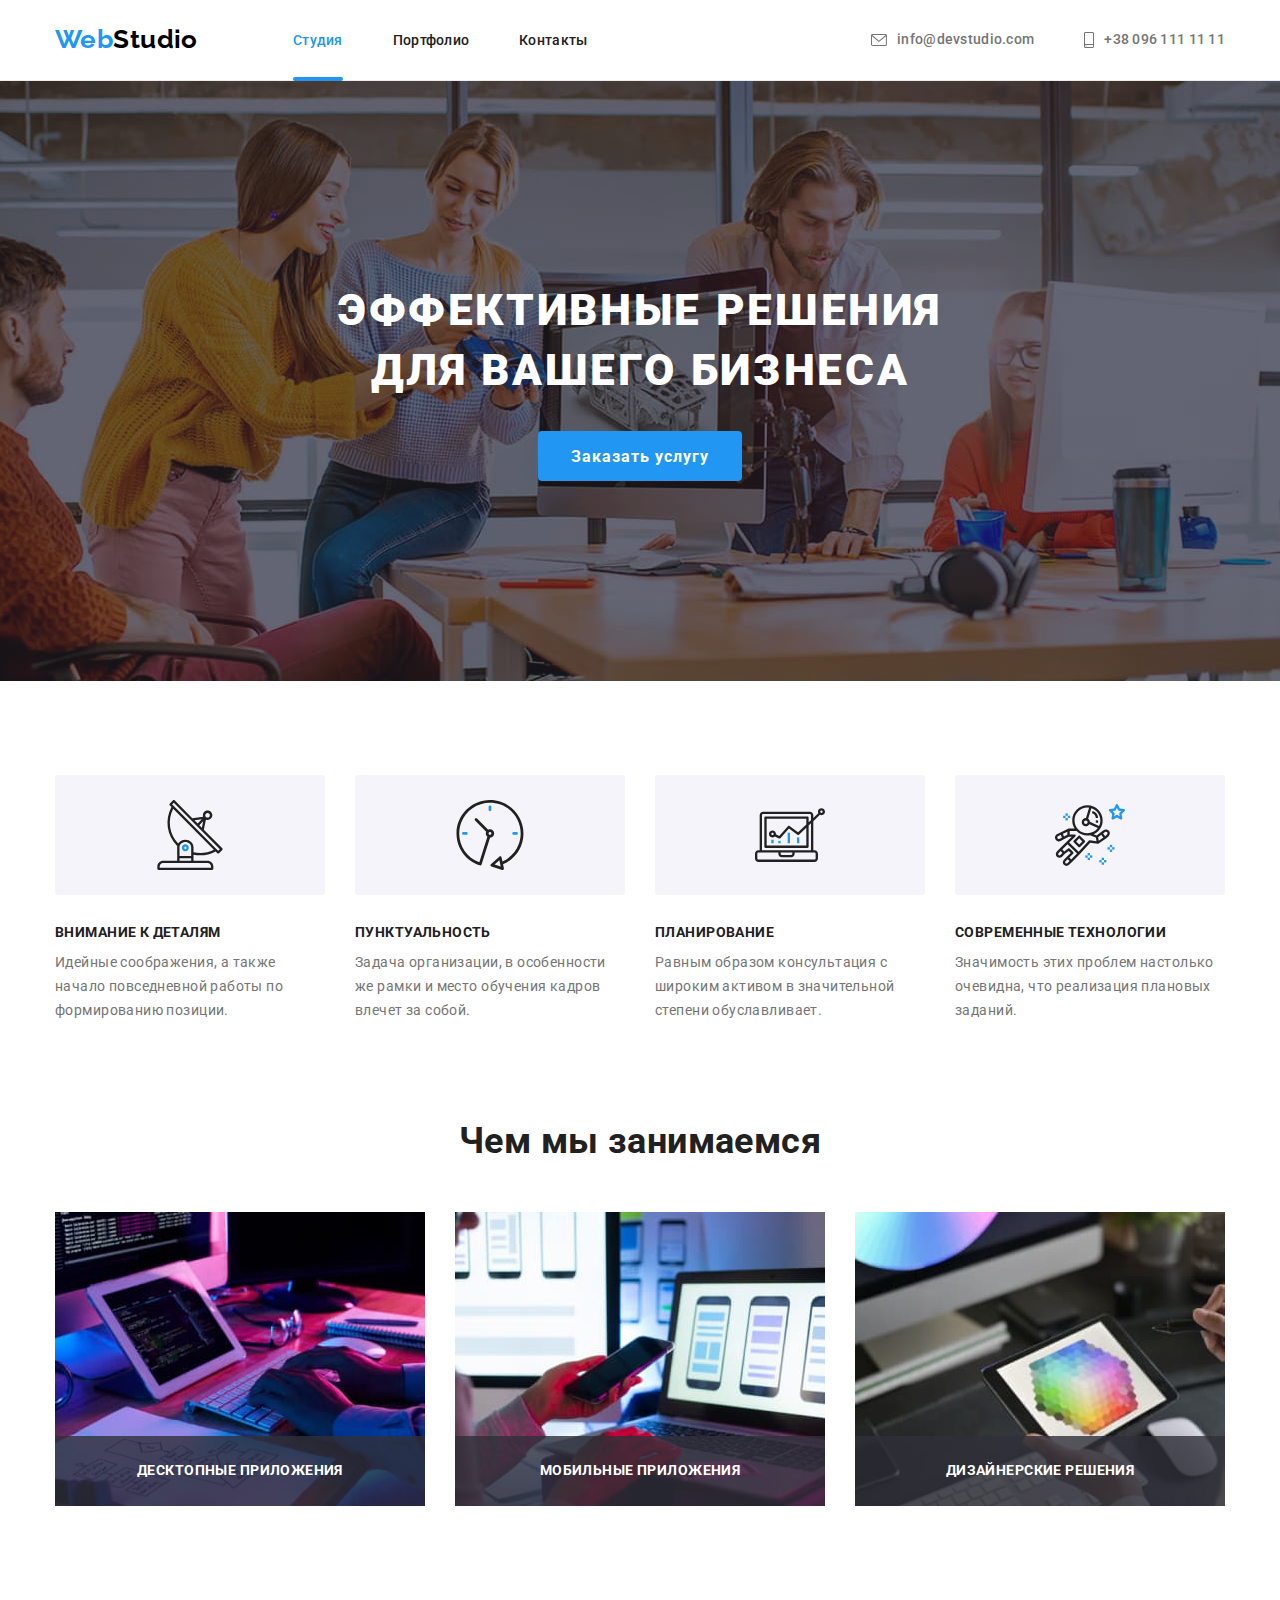
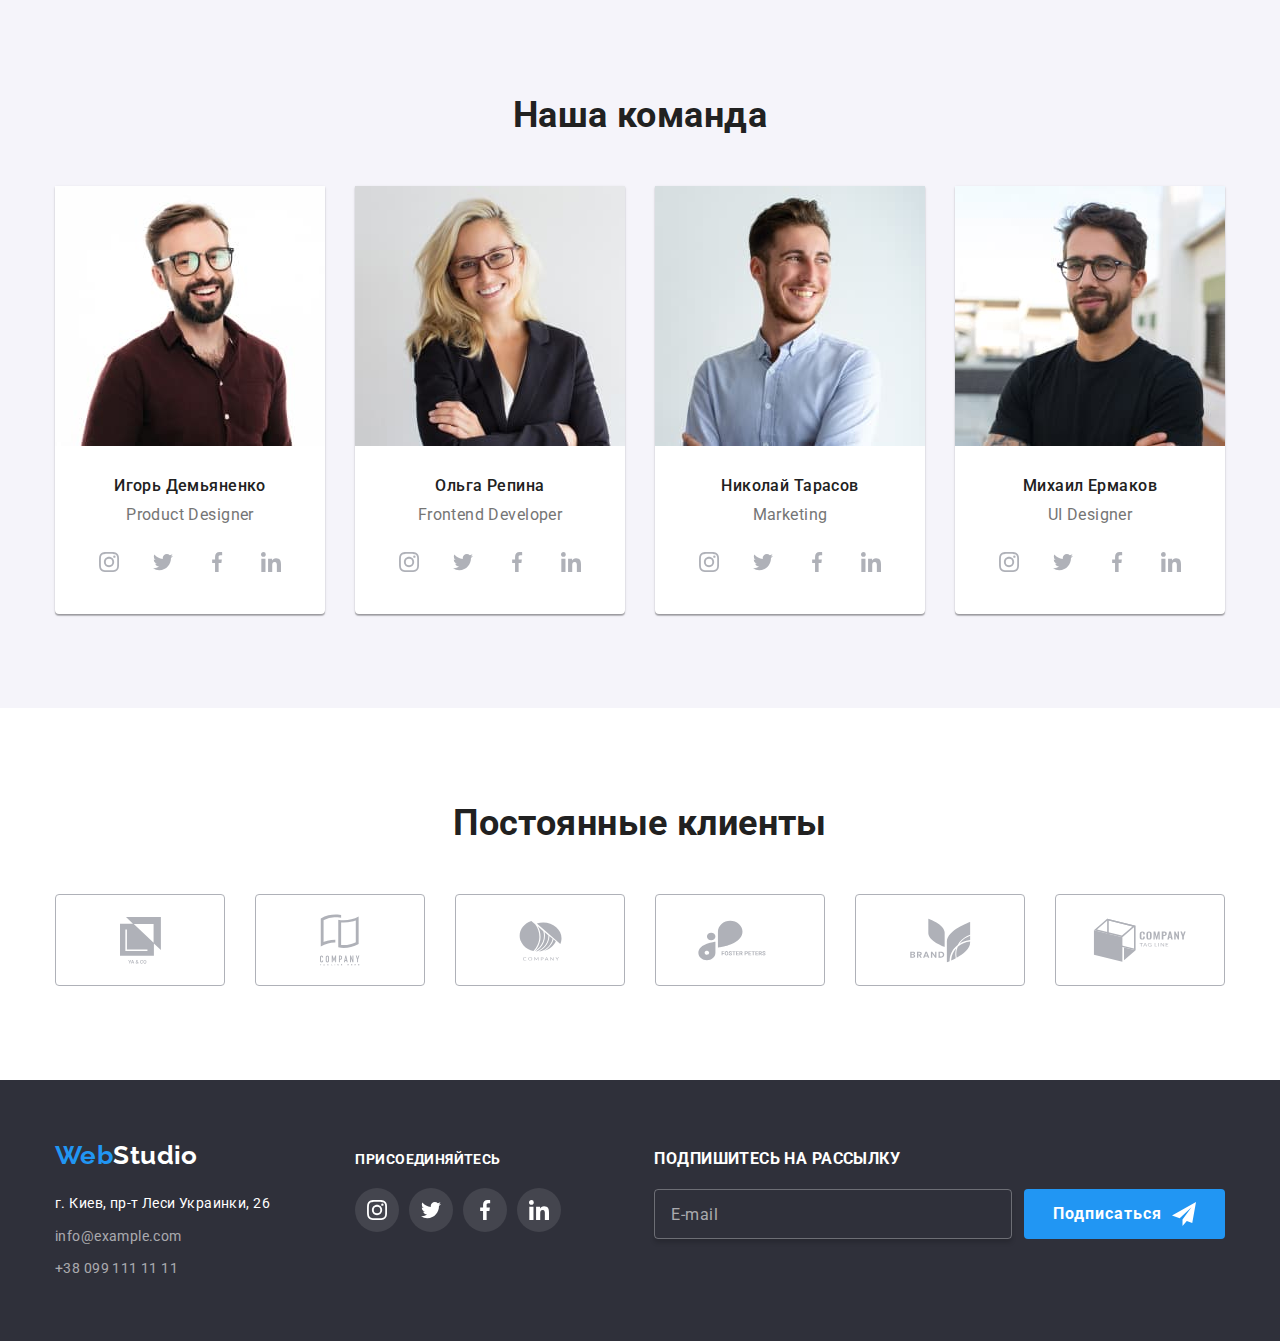
<file: index.html>
<!DOCTYPE html>
<html lang="ru">
<head>
    <meta charset="UTF-8">
    <meta http-equiv="X-UA-Compatible" content="IE=edge">
    <meta name="viewport" content="width=device-width, initial-scale=1.0">
    <title>Студия</title>
    <link href="https://fonts.googleapis.com/css2?family=Raleway:wght@700&family=Roboto:wght@400;500;700;900&display=swap"
        rel="stylesheet">
    <link rel="stylesheet" href="https://cdnjs.cloudflare.com/ajax/libs/modern-normalize/1.1.0/modern-normalize.min.css">
    <link rel="stylesheet" href="./css/main.min.css">
</head>
<body>
    <header class="page-header">
        <div class="container page-header__container">
            <nav class="site-nav">
                <a href="/" class="logo" lang="en">
                    <span class="logo__web">Web</span><span class="logo__studio">Studio</span></a>
                <ul class="site-nav__list list">
                    <li class="site-nav__item"><a href="./index.html" class="site-nav__link site-nav__link--current">Студия</a></li>
                    <li class="site-nav__item"><a href="./portfolio.html" class="site-nav__link">Портфолио</a></li>
                    <li class="site-nav__item"><a href="" class="site-nav__link">Контакты</a></li>
                </ul>
            </nav>
                <ul class="contacts-list list">
                    <li class="contacts-list__item"><a href="mailto:info@devstudio.com" class="contacts-list__link">
                        <svg class="contacts-list__icon" width="16" height="12">
                            <use href="./images/icons.svg#icon-envelope"></use>
                        </svg>
                        info@devstudio.com</a></li>
                    <li class="contacts-list__item"><a href="tel:+380961111111" class="contacts-list__link">
                        <svg class="contacts-list__icon" width="10" height="16">
                            <use href="./images/icons.svg#icon-smartphone"></use>
                        </svg>
                        +38 096 111 11 11</a></li>
            </ul>
        </div> 
    </header>
    
    <!-- Герой -->
    <main>
        <section class="hero">
            <div class="container">
                <h1 class="hero__title">Эффективные решения для вашего бизнеса</h1>
                <button type="button" class="hero__btn" data-modal-open>Заказать услугу</button>
            </div>
        </section>

        <!-- Особенности -->
        <section class="features">
            <div class="container">
                <h2 class="features__title visually-hidden">Особенности</h2>
                <ul class="features__list list">
                    <li class="features__item icon-antenna">
                        <h3 class="features__name">Внимание к деталям</h3>
                        <p class="features__text">Идейные соображения, а также начало повседневной работы по формированию позиции.</p>
                    </li>
                    <li class="features__item icon-clock">
                        <h3 class="features__name">Пунктуальность</h3>
                        <p class="features__text">Задача организации, в особенности же рамки и место обучения кадров влечет за собой.</p>
                    </li>
                    <li class="features__item icon-diagram">
                        <h3 class="features__name">Планирование</h3>
                        <p class="features__text">Равным образом консультация с широким активом в значительной степени обуславливает.</p>
                    </li>
                    <li class="features__item icon-astronaut">
                        <h3 class="features__name">Современные технологии</h3>
                        <p class="features__text">Значимость этих проблем настолько очевидна, что реализация плановых заданий.</p>
                    </li>
                </ul>
            </div>
        </section>

        <!-- Чем мы занимаемся -->
        <section class="services">
            <div class="container">
                <h2 class="services__title">Чем мы занимаемся</h2>
                <ul class="services__list list">
                    <li class="services__item">
                        <div class="services__thumb">
                            <img src="./images/box1opt.jpg" alt="Написание кода сайта" width="370" height="294">
                            <div class="services__overlay">
                                <p class="services__text">Десктопные приложения</p>
                            </div>
                        </div>
                    </li>
                    <li class="services__item">
                        <div class="services__thumb">
                            <img src="./images/box2opt.jpg" alt="Создание макетов мобильных приложений" width="370" height="294">
                            <div class="services__overlay">
                                <p class="services__text">Мобильные приложения</p>
                            </div>
                        </div>
                    </li>
                    <li class="services__item">
                        <div class="services__thumb">
                            <img src="./images/box3opt.jpg" alt="Веб-дизайн" width="370" height="294">
                            <div class="services__overlay">
                                <p class="services__text">Дизайнерские решения</p>
                            </div>
                        </div>
                    </li>
                </ul>
            </div>
        </section>

        <!-- Наша команда -->
        <section class="team">
            <div class="container">
                <h2 class="team__title">Наша команда</h2>
                <ul class="members-grid list">
                    <li class="members-grid__item">
                        <img src="./images/member1opt.jpg" alt="Игорь Демьяненко" width="270" height="260">
                        <div class="members-grid__content">
                            <h3 class="members-grid__title">Игорь Демьяненко</h3>
                            <p class="members-grid__text">Product Designer</p>
                            <ul class="soc-list list">
                                <li class="soc-list__item"><a href="https://www.instagram.com/" target="_blank" rel="noopener noreferrer nofollow" class="soc-list__link">
                                    <svg class="soc-list__icon" width="20" height="20">
                                        <use href="./images/icons.svg#icon-instagram"></use>
                                    </svg></a>
                                </li>
                                <li class="soc-list__item"><a href="https://twitter.com/" target="_blank" rel="noopener noreferrer nofollow" class="soc-list__link">
                                    <svg class="soc-list__icon" width="20" height="20">
                                        <use href="./images/icons.svg#icon-twitter"></use>
                                    </svg></a>
                                </li>
                                <li class="soc-list__item"><a href="https://www.facebook.com/" target="_blank" rel="noopener noreferrer nofollow" class="soc-list__link">
                                    <svg class="soc-list__icon" width="20" height="20">
                                        <use href="./images/icons.svg#icon-facebook"></use>
                                    </svg>
                                </a></li>
                                <li class="soc-list__item"><a href="https://www.linkedin.com/" target="_blank" rel="noopener noreferrer nofollow" class="soc-list__link">
                                    <svg class="soc-list__icon" width="20" height="20">
                                        <use href="./images/icons.svg#icon-linkedin"></use>
                                    </svg>
                                </a></li>
                            </ul>
                        </div>
                    </li>
                    <li class="members-grid__item">
                        <img src="./images/member2opt.jpg" alt="Ольга Репина" width="270" height="260">
                        <div class="members-grid__content">
                            <h3 class="members-grid__title">Ольга Репина</h3>
                            <p class="members-grid__text">Frontend Developer</p>
                            <ul class="soc-list list">
                                <li class="soc-list__item"><a href="https://www.instagram.com/" target="_blank" rel="noopener noreferrer nofollow" class="soc-list__link">
                                        <svg class="soc-list__icon" width="20" height="20">
                                            <use href="./images/icons.svg#icon-instagram"></use>
                                        </svg></a>
                                </li>
                                <li class="soc-list__item"><a href="https://twitter.com/" target="_blank" rel="noopener noreferrer nofollow" class="soc-list__link">
                                        <svg class="soc-list__icon" width="20" height="20">
                                            <use href="./images/icons.svg#icon-twitter"></use>
                                        </svg></a>
                                </li>
                                <li class="soc-list__item"><a href="https://www.facebook.com/" target="_blank" rel="noopener noreferrer nofollow" class="soc-list__link">
                                        <svg class="soc-list__icon" width="20" height="20">
                                            <use href="./images/icons.svg#icon-facebook"></use>
                                        </svg>
                                    </a></li>
                                <li class="soc-list__item"><a href="https://www.linkedin.com/" target="_blank" rel="noopener noreferrer nofollow" class="soc-list__link">
                                        <svg class="soc-list__icon" width="20" height="20">
                                            <use href="./images/icons.svg#icon-linkedin"></use>
                                        </svg>
                                    </a></li>
                            </ul>
                        </div>
                    </li>
                    <li class="members-grid__item">
                        <img src="./images/member3opt.jpg" alt="Николай Тарасов" width="270" height="260">
                        <div class="members-grid__content">
                            <h3 class="members-grid__title">Николай Тарасов</h3>
                            <p class="members-grid__text">Marketing</p>
                            <ul class="soc-list list">
                                <li class="soc-list__item"><a href="https://www.instagram.com/" target="_blank" rel="noopener noreferrer nofollow" class="soc-list__link">
                                        <svg class="soc-list__icon" width="20" height="20">
                                            <use href="./images/icons.svg#icon-instagram"></use>
                                        </svg></a>
                                </li>
                                <li class="soc-list__item"><a href="https://twitter.com/" target="_blank" rel="noopener noreferrer nofollow" class="soc-list__link">
                                        <svg class="soc-list__icon" width="20" height="20">
                                            <use href="./images/icons.svg#icon-twitter"></use>
                                        </svg></a>
                                </li>
                                <li class="soc-list__item"><a href="https://www.facebook.com/" target="_blank" rel="noopener noreferrer nofollow" class="soc-list__link">
                                        <svg class="soc-list__icon" width="20" height="20">
                                            <use href="./images/icons.svg#icon-facebook"></use>
                                        </svg>
                                    </a></li>
                                <li class="soc-list__item"><a href="https://www.linkedin.com/" target="_blank" rel="noopener noreferrer nofollow" class="soc-list__link">
                                        <svg class="soc-list__icon" width="20" height="20">
                                            <use href="./images/icons.svg#icon-linkedin"></use>
                                        </svg>
                                    </a></li>
                            </ul>
                        </div>
                    </li>
                    <li class="members-grid__item">
                        <img src="./images/member4opt.jpg" alt="Михаил Ермаков" width="270" height="260">
                        <div class="members-grid__content">
                            <h3 class="members-grid__title">Михаил Ермаков</h3>
                            <p class="members-grid__text">UI Designer</p>
                            <ul class="soc-list list">
                                <li class="soc-list__item"><a href="https://www.instagram.com/" target="_blank" rel="noopener noreferrer nofollow" class="soc-list__link">
                                        <svg class="soc-list__icon" width="20" height="20">
                                            <use href="./images/icons.svg#icon-instagram"></use>
                                        </svg></a>
                                </li>
                                <li class="soc-list__item"><a href="https://twitter.com/" target="_blank" rel="noopener noreferrer nofollow" class="soc-list__link">
                                        <svg class="soc-list__icon" width="20" height="20">
                                            <use href="./images/icons.svg#icon-twitter"></use>
                                        </svg></a>
                                </li>
                                <li class="soc-list__item"><a href="https://www.facebook.com/" target="_blank" rel="noopener noreferrer nofollow" class="soc-list__link">
                                        <svg class="soc-list__icon" width="20" height="20">
                                            <use href="./images/icons.svg#icon-facebook"></use>
                                        </svg>
                                    </a></li>
                                <li class="soc-list__item"><a href="https://www.linkedin.com/" target="_blank" rel="noopener noreferrer nofollow" class="soc-list__link">
                                        <svg class="soc-list__icon" width="20" height="20">
                                            <use href="./images/icons.svg#icon-linkedin"></use>
                                        </svg>
                                    </a></li>
                            </ul>
                        </div>
                    </li>
                </ul>
            </div>
        </section>

        <!-- Постоянные клиенты -->
        <section class="clients">
            <div class="container">
                <h2 class="clients__title">Постоянные клиенты</h2>
                <ul class="clients__list list">
                    <li class="clients__item"><a href="" target="_blank" rel="noopener noreferrer nofollow" class="clients__link">
                        <svg class="clients__icon" width="41" height="47">
                            <use href="./images/icons.svg#icon-client1"></use>
                        </svg>
                    </a></li>
                    <li class="clients__item"><a href="" target="_blank" rel="noopener noreferrer nofollow" class="clients__link">
                        <svg class="clients__icon" width="40" height="52">
                            <use href="./images/icons.svg#icon-client2"></use>
                        </svg>
                    </a></li>
                    <li class="clients__item"><a href="" target="_blank" rel="noopener noreferrer nofollow" class="clients__link">
                        <svg class="clients__icon" width="43" height="41">
                            <use href="./images/icons.svg#icon-client3"></use>
                        </svg>
                    </a></li>
                    <li class="clients__item"><a href="" target="_blank" rel="noopener noreferrer nofollow" class="clients__link">
                        <svg class="clients__icon" width="84" height="41">
                            <use href="./images/icons.svg#icon-client4"></use>
                        </svg>
                    </a></li>
                    <li class="clients__item"><a href="" target="_blank" rel="noopener noreferrer nofollow" class="clients__link">
                            <svg class="clients__icon" width="63" height="45">
                                <use href="./images/icons.svg#icon-client5"></use>
                            </svg>
                        </a></li>
                    <li class="clients__item"><a href="" target="_blank" rel="noopener noreferrer nofollow" class="clients__link">
                            <svg class="clients__icon" width="94" height="44">
                                <use href="./images/icons.svg#icon-client6"></use>
                            </svg>
                        </a></li>
                </ul>
            </div>
        </section>
    </main>

    <!-- Футер -->
    <footer class="footer">
        <div class="container footer__container">
            <div class="address-part">
                <a href="/" class="logo footer__logo" lang="en">
                    <span class="logo__web">Web</span><span class="logo__studio logo__studio--inverse">Studio</span>
                </a>
                <address class="address">
                    <ul class="address__list list">
                        <li class="address__item">
                            <p class="address__fact">г. Киев, пр-т Леси Украинки, 26</p>
                        </li>
                        <li class="address__item"><a href="mailto:info@example.com" class="address__link">info@example.com</a></li>
                        <li class="address__item"><a href="tel:+380991111111" class="address__link">+38 099 111 11 11</a></li>
                    </ul>
                </address>
            </div>

            <div class="join-part">
                <h3 class="join-part__title">присоединяйтесь</h3>
                <ul class="join-part__list list">
                    <li class="join-part__item"><a href="https://www.instagram.com/" target="_blank" rel="noopener noreferrer nofollow" class="join-part__link">
                        <svg class="join-part__icon" width="20" height="20">
                            <use href="./images/icons.svg#icon-instagram"></use>
                        </svg>
                    </a></li>
                    <li class="join-part__item"><a href="https://twitter.com/" target="_blank" rel="noopener noreferrer nofollow" class="join-part__link">
                        <svg class="join-part__icon" width="20" height="20">
                            <use href="./images/icons.svg#icon-twitter"></use>
                        </svg>
                    </a></li>
                    <li class="join-part__item"><a href="https://www.facebook.com/" target="_blank" rel="noopener noreferrer nofollow" class="join-part__link">
                        <svg class="join-part__icon" width="20" height="20">
                            <use href="./images/icons.svg#icon-facebook"></use>
                        </svg>
                    </a></li>
                    <li class="join-part__item"><a href="https://www.linkedin.com/" target="_blank" rel="noopener noreferrer nofollow" class="join-part__link">
                        <svg class="join-part__icon" width="20" height="20">
                            <use href="./images/icons.svg#icon-linkedin"></use>
                        </svg>
                    </a></li>
                </ul>
            </div>

            <div class="subscribe-part">
                <h3 class="subscribe-part__title">Подпишитесь на рассылку</h3>
                <form class="subscribe-part__form">
                    <label class="subscribe-part__label">
                        <input type="email" name="email" placeholder="E-mail" class="subscribe-part__input"></label>
                    <button type="submit" class="subscribe-part__btn">Подписаться</button>
                </form>
            </div>
        </div>
    </footer>

    <div class="backdrop is-hidden" data-modal>
        <div class="modal">
            <button type="button" class="modal__close-button" data-modal-close>
                <svg class="close-button__icon" width="18" height="18">
                    <use href="./images/icons.svg#icon-close"></use>
                </svg>
            </button>

            <p class="modal__text">Оставьте свои данные, мы вам перезвоним</p>
            <form class="modal__form">
                <div class="modal__field">
                    <label for="name" class="modal__label">Имя</label>
                    <div class="modal__wrap">
                        <input type="text" id="name" name="name" class="modal__input">
                        <svg class="modal__icon" width="18" height="18">
                            <use href="./images/icons.svg#icon-input-person"></use>
                        </svg>
                    </div>
                </div>
                <div class="modal__field">
                    <label for="tel" class="modal__label">Телефон</label>
                    <div class="modal__wrap">
                        <input type="tel" id="tel" name="tel" class="modal__input">
                        <svg class="modal__icon" width="18" height="18">
                            <use href="./images/icons.svg#icon-input-tel"></use>
                        </svg>
                    </div>
                </div>
                <div class="modal__field">
                    <label for="email" class="modal__label">Почта</label>
                    <div class="modal__wrap">
                        <input type="email" id="email" name="email" class="modal__input">
                        <svg class="modal__icon" width="18" height="18">
                            <use href="./images/icons.svg#icon-input-email"></use>
                        </svg>
                    </div>
                </div>
                <div class="modal__field">
                    <label for="comment" class="modal__label">Комментарий</label>
                    <textarea type="text" id="comment" name="comment" placeholder="Введите текст" class="modal__input modal__input--bigger"></textarea>
                </div>
                <div class="agreement">
                    <input type="checkbox" id="checkbox" name="checkbox" class="agreement__checkbox visually-hidden">
                    <label for="checkbox" class="agreement__text">Соглашаюсь с рассылкой и принимаю
                        <a href="" class="agreement__link">Условия договора</a>
                    </label>
                </div>
                <button type="submit" class="modal__send-button">Отправить</button>
            </form>
        </div>
    </div>
    <script src="./js/modal.js"></script>
</body>
</html>
</file>
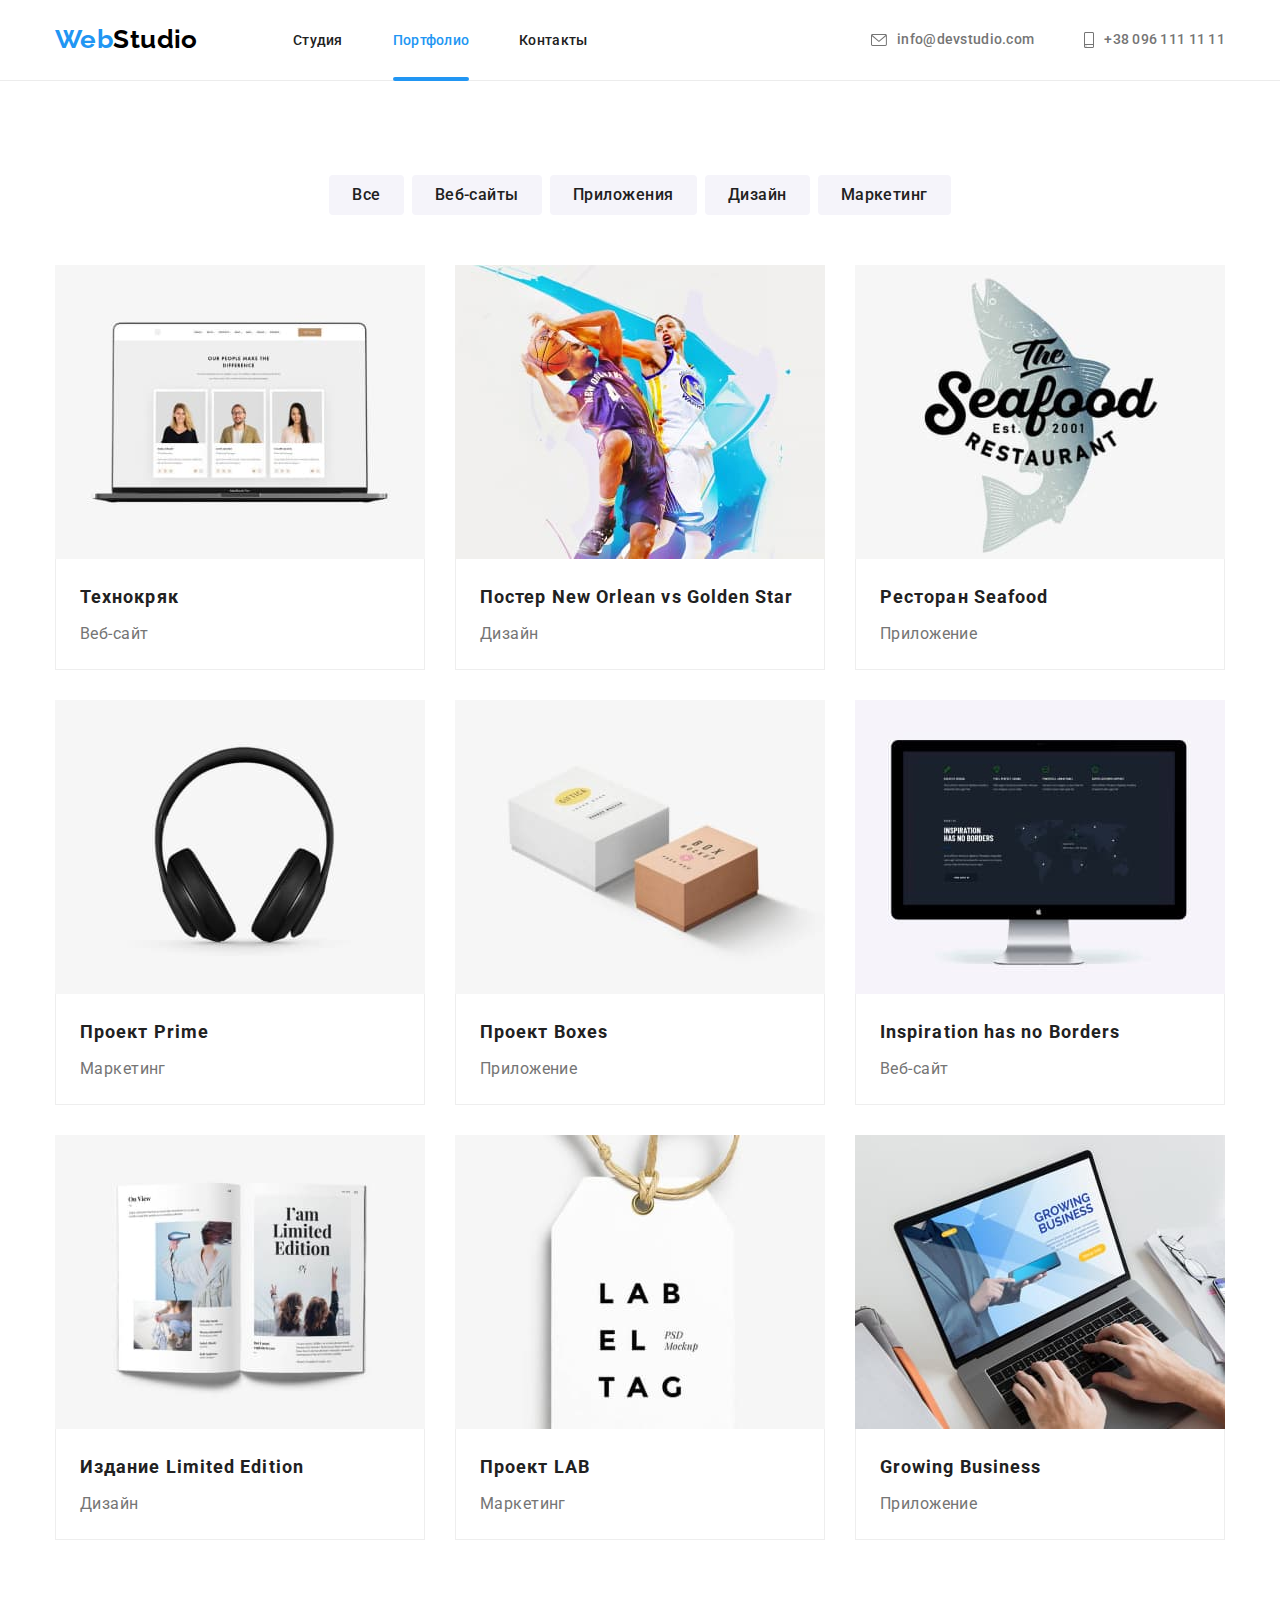
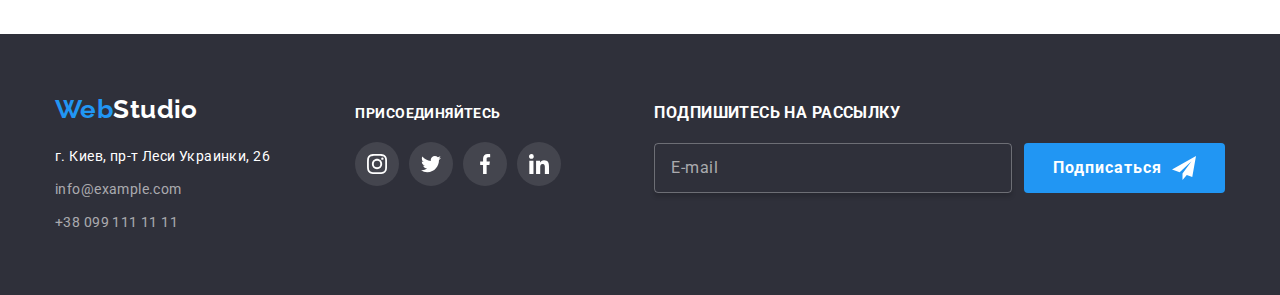
<file: portfolio.html>
<!DOCTYPE html>
<html lang="ru">
<head>
    <meta charset="UTF-8">
    <meta http-equiv="X-UA-Compatible" content="IE=edge">
    <meta name="viewport" content="width=device-width, initial-scale=1.0">
    <title>Портфолио</title>
    <link rel="preconnect" href="https://fonts.googleapis.com">
    <link rel="preconnect" href="https://fonts.gstatic.com" crossorigin>
    <link href="https://fonts.googleapis.com/css2?family=Raleway:wght@700&family=Roboto:wght@400;500;700;900&display=swap"
        rel="stylesheet">
    <link rel="stylesheet" href="https://cdnjs.cloudflare.com/ajax/libs/modern-normalize/1.1.0/modern-normalize.min.css">
    <link rel="stylesheet" href="./css/main.min.css">
   
</head>
<body>
    <header class="page-header">
        <div class="container page-header__container">
            <nav class="site-nav">
                <a href="/" class="logo" lang="en">
                    <span class="logo__web">Web</span><span class="logo__studio">Studio</span></a>
                <ul class="site-nav__list list">
                    <li class="site-nav__item"><a href="./index.html"
                            class="site-nav__link">Студия</a></li>
                    <li class="site-nav__item"><a href="./portfolio.html" class="site-nav__link site-nav__link--current">Портфолио</a></li>
                    <li class="site-nav__item"><a href="" class="site-nav__link">Контакты</a></li>
                </ul>
            </nav>
            <ul class="contacts-list list">
                <li class="contacts-list__item"><a href="mailto:info@devstudio.com" class="contacts-list__link">
                        <svg class="contacts-list__icon" width="16" height="12">
                            <use href="./images/icons.svg#icon-envelope"></use>
                        </svg>
                        info@devstudio.com</a></li>
                <li class="contacts-list__item"><a href="tel:+380961111111" class="contacts-list__link">
                        <svg class="contacts-list__icon" width="10" height="16">
                            <use href="./images/icons.svg#icon-smartphone"></use>
                        </svg>
                        +38 096 111 11 11</a></li>
            </ul>
        </div>
    </header>

    <!-- Примеры работ -->

    <main>
        <section class="examples">
            <div class="container">
                <h1 class="visually-hidden">Примеры работ</h1>
                
                <!-- Фильтр -->
                
                <ul class="filter list">
                    <li class="filter__item item"><button type="button" class="filter__button">Все</button></li>
                    <li class="filter__item item"><button type="button" class="filter__button">Веб-сайты</button></li>
                    <li class="filter__item item"><button type="button" class="filter__button">Приложения</button></li>
                    <li class="filter__item item"><button type="button" class="filter__button">Дизайн</button></li>
                    <li class="filter__item item"><button type="button" class="filter__button">Маркетинг</button></li>
                </ul>
                
                <!-- Примеры работ -->
                
                <ul class="projects-grid list">
                    <li class="projects-grid__item">
                        <a href="" class="projects-grid__link">
                            <div class="projects-grid__thumb">
                                <img src="./images/portfolio/img1opt.jpg" alt="Ноутбук с веб-сайтом" width="370" height="294" class="projects-grid__img">
                                <p class="projects-grid__overtext">Ресурс предлагает комплексные предложения с разным уровнем функционала и сервисов. Все это
                                позволит посетителю получить
                                исчерпывающие сведения о компании или частном лице.</p>
                            </div>
                            <div class="projects-grid__content">
                                <h2 class="projects-grid__title">Технокряк</h2>
                                <p class="projects-grid__description">Веб-сайт</p>
                            </div>
                        </a>
                    </li>
                    <li class="projects-grid__item">
                        <a href="" class="projects-grid__link">
                            <div class="projects-grid__thumb">
                                <img src="./images/portfolio/img2opt.jpg" alt="Баскетболисты" width="370" height="294" class="projects-grid__img">
                                <p class="projects-grid__overtext">Ресурс предлагает комплексные предложения с разным уровнем функционала и сервисов. Все это
                                позволит посетителю получить
                                исчерпывающие сведения о компании или частном лице.</p>
                            </div>
                            <div class="projects-grid__content">
                                <h2 class="projects-grid__title">Постер <span lang="en">New Orlean vs Golden Star</span></h2>
                                <p class="projects-grid__description">Дизайн</p>
                            </div>
                        </a>
                
                    </li>
                    <li class="projects-grid__item">
                        <a href="" class="projects-grid__link">
                            <div class="projects-grid__thumb">
                                <img src="./images/portfolio/img3opt.jpg" alt="Эмблема ресторана" width="370" height="294" class="projects-grid__img">
                                <p class="projects-grid__overtext">Ресурс предлагает комплексные предложения с разным уровнем функционала и сервисов. Все это
                                позволит посетителю получить
                                исчерпывающие сведения о компании или частном лице.</p>
                            </div>
                            <div class="projects-grid__content">
                                <h2 class="projects-grid__title">Ресторан <span lang="en">Seafood</span></h2>
                                <p class="projects-grid__description">Приложение</p>
                            </div>
                        </a>
                
                    </li>
                    <li class="projects-grid__item">
                        <a href="" class="projects-grid__link">
                            <div class="projects-grid__thumb">
                                <img src="./images/portfolio/img4opt.jpg" alt="Наушники" width="370" height="294" class="projects-grid__img">
                                <p class="projects-grid__overtext">Ресурс предлагает комплексные предложения с разным уровнем функционала и сервисов. Все это
                                позволит посетителю получить
                                исчерпывающие сведения о компании или частном лице.</p>
                            </div>
                            <div class="projects-grid__content">
                                <h2 class="projects-grid__title">Проект <span lang="en">Prime</span></h2>
                                <p class="projects-grid__description">Маркетинг</p>
                            </div>
                        </a>
                
                    </li>
                    <li class="projects-grid__item">
                        <a href="" class="projects-grid__link">
                            <div class="projects-grid__thumb">
                                <img src="./images/portfolio/img5opt.jpg" alt="Две коробки" width="370" height="294" class="projects-grid__img">
                                <p class="projects-grid__overtext">Ресурс предлагает комплексные предложения с разным уровнем функционала и сервисов. Все это
                                позволит посетителю получить
                                исчерпывающие сведения о компании или частном лице.</p>
                            </div>
                            <div class="projects-grid__content">
                                <h2 class="projects-grid__title">Проект <span lang="en">Boxes</span></h2>
                                <p class="projects-grid__description">Приложение</p>
                            </div>
                        </a>
                
                    </li>
                    <li class="projects-grid__item">
                        <a href="" class="projects-grid__link">
                            <div class="projects-grid__thumb">
                                <img src="./images/portfolio/img6opt.jpg" alt="Монитор" width="370" height="294" class="projects-grid__img">
                                <p class="projects-grid__overtext">Ресурс предлагает комплексные предложения с разным уровнем функционала и сервисов. Все это
                                позволит посетителю получить
                                исчерпывающие сведения о компании или частном лице.</p>
                            </div>
                            <div class="projects-grid__content">
                                <h2 class="projects-grid__title" lang="en">Inspiration has no Borders</h2>
                                <p class="projects-grid__description">Веб-сайт</p>
                            </div>
                        </a>
                
                    </li>
                    <li class="projects-grid__item">
                        <a href="" class="projects-grid__link">
                            <div class="projects-grid__thumb">
                                <img src="./images/portfolio/img7opt.jpg" alt="Журнал" width="370" height="294" class="projects-grid__img">
                                <p class="projects-grid__overtext">Ресурс предлагает комплексные предложения с разным уровнем функционала и сервисов. Все это
                                позволит посетителю получить
                                исчерпывающие сведения о компании или частном лице.</p>
                            </div>
                            <div class="projects-grid__content">
                                <h2 class="projects-grid__title">Издание <span lang="en">Limited Edition</span></h2>
                                <p class="projects-grid__description">Дизайн</p>
                            </div>
                        </a>
                
                    </li>
                    <li class="projects-grid__item">
                        <a href="" class="projects-grid__link">
                            <div class="projects-grid__thumb">
                                <img src="./images/portfolio/img8opt.jpg" alt="Этикетка" width="370" height="294" class="projects-grid__img">
                                <p class="projects-grid__overtext">Ресурс предлагает комплексные предложения с разным уровнем функционала и сервисов. Все это
                                позволит посетителю получить
                                исчерпывающие сведения о компании или частном лице.</p>
                            </div>
                            <div class="projects-grid__content">
                                <h2 class="projects-grid__title">Проект <span lang="en">LAB</span></h2>
                                <p class="projects-grid__description">Маркетинг</p>
                            </div>
                        </a>
                
                    </li>
                    <li class="projects-grid__item">
                        <a href="" class="projects-grid__link">
                            <div class="projects-grid__thumb">
                                <img src="./images/portfolio/img9opt.jpg" alt="Ноутбук с веб-приложением" width="370" height="294" class="projects-grid__img">
                                <p class="projects-grid__overtext">Ресурс предлагает комплексные предложения с разным уровнем функционала и сервисов. Все это
                                позволит посетителю получить
                                исчерпывающие сведения о компании или частном лице.</p>
                            </div>
                            <div class="projects-grid__content">
                                <h2 class="projects-grid__title" lang="en">Growing Business</h2>
                                <p class="projects-grid__description">Приложение</p>
                            </div>
                        </a>
                    </li>
                </ul>
            </div>
        </section>
    </main>

    <!-- Футер -->
    <footer class="footer">
        <div class="container footer__container">
            <div class="address-part">
                <a href="/" class="logo footer__logo" lang="en">
                    <span class="logo__web">Web</span><span class="logo__studio logo__studio--inverse">Studio</span>
                </a>
                <address class="address">
                    <ul class="address__list list">
                        <li class="address__item">
                            <p class="address__fact">г. Киев, пр-т Леси Украинки, 26</p>
                        </li>
                        <li class="address__item"><a href="mailto:info@example.com"
                                class="address__link">info@example.com</a></li>
                        <li class="address__item"><a href="tel:+380991111111" class="address__link">+38 099 111 11 11</a>
                        </li>
                    </ul>
                </address>
            </div>
    
            <div class="join-part">
                <h3 class="join-part__title">присоединяйтесь</h3>
                <ul class="join-part__list list">
                    <li class="join-part__item"><a href="https://www.instagram.com/" target="_blank"
                            rel="noopener noreferrer nofollow" class="join-part__link">
                            <svg class="join-part__icon" width="20" height="20">
                                <use href="./images/icons.svg#icon-instagram"></use>
                            </svg>
                        </a></li>
                    <li class="join-part__item"><a href="https://twitter.com/" target="_blank"
                            rel="noopener noreferrer nofollow" class="join-part__link">
                            <svg class="join-part__icon" width="20" height="20">
                                <use href="./images/icons.svg#icon-twitter"></use>
                            </svg>
                        </a></li>
                    <li class="join-part__item"><a href="https://www.facebook.com/" target="_blank"
                            rel="noopener noreferrer nofollow" class="join-part__link">
                            <svg class="join-part__icon" width="20" height="20">
                                <use href="./images/icons.svg#icon-facebook"></use>
                            </svg>
                        </a></li>
                    <li class="join-part__item"><a href="https://www.linkedin.com/" target="_blank"
                            rel="noopener noreferrer nofollow" class="join-part__link">
                            <svg class="join-part__icon" width="20" height="20">
                                <use href="./images/icons.svg#icon-linkedin"></use>
                            </svg>
                        </a></li>
                </ul>
            </div>
    
            <div class="subscribe-part">
                <h3 class="subscribe-part__title">Подпишитесь на рассылку</h3>
                <form class="subscribe-part__form">
                    <label class="subscribe-part__label">
                        <input type="email" name="email" placeholder="E-mail" class="subscribe-part__input"></label>
                    <button type="submit" class="button subscribe-part__btn">Подписаться</button>
                </form>
            </div>
        </div>
    </footer>
</body>
</html>
</file>
<file: css/main.min.css>
:root{--primary-text-color: #757575;--title-text-color: #212121;--accent-color: #2196f3;--primary-background: #ffffff;--secondary-background: #f5f4fa;--hero-background: #2f303a;--logo-black: #000000;--header-border-color: #ececec;--icon-primary-color: #afb1b8;--icon-secondary-color: #ffffff;--white-text-color: #ffffff;--common-padding: 94px;--common-margin: 30px}h1,h2,h3,h4,h5,h6{color:var(--title-text-color);margin-top:0}img{display:block}.list{list-style:none;margin:0;padding:0}p{margin:0;padding:0}a{text-decoration:none}body{color:var(--primary-text-color);background-color:var(--primary-background);font-family:"Roboto",sans-serif;font-size:14px;letter-spacing:.03em}.container{width:1200px;padding:0 15px;margin:0 auto}.visually-hidden{position:absolute;white-space:nowrap;width:1px;height:1px;overflow:hidden;border:0;padding:0;clip:rect(0 0 0 0);clip-path:inset(50%);margin:-1px}.button,.modal__send-button,.subscribe-part__btn,.hero__btn{background-color:var(--accent-color);color:var(--white-text-color);min-width:200px;height:50px;border:1px solid rgba(0,0,0,0);border-radius:4px;font-weight:700;font-size:16px;line-height:1.88;letter-spacing:.06em;text-align:center;cursor:pointer}.page-header{border-bottom:1px solid var(--header-border-color)}.page-header__container{display:flex;justify-content:space-between;align-items:center}.logo{font-family:"Raleway",sans-serif;font-weight:700;font-size:26px;line-height:1.2;display:block;min-width:145px;margin-right:93px}.footer__logo{margin-right:auto}.logo__web{color:var(--accent-color)}.logo__studio{color:var(--logo-black)}.logo__studio--inverse{color:var(--primary-background)}.site-nav{display:flex;align-items:center}.site-nav__list{display:flex}.site-nav__item:not(:last-child){margin-right:50px}.site-nav__link{color:var(--title-text-color);padding-top:32px;padding-bottom:32px;position:relative;font-weight:500;line-height:1.14;letter-spacing:.02em;transition:color 250ms cubic-bezier(0.4, 0, 0.2, 1)}.site-nav__link:hover,.site-nav__link:focus{color:var(--accent-color)}.site-nav__link--current{color:var(--accent-color)}.site-nav__link--current::after{content:"";background-color:var(--accent-color);display:block;position:absolute;bottom:-1px;width:100%;height:4px;border-radius:2px}.contacts-list{display:flex}.contacts-list__item:not(:last-child){margin-right:50px}.contacts-list__link{display:flex;align-items:center;color:var(--primary-text-color);padding-top:32px;padding-bottom:32px;font-weight:500;line-height:1.14;letter-spacing:.02em;transition:color 250ms cubic-bezier(0.4, 0, 0.2, 1)}.contacts-list__link:hover,.contacts-list__link:focus{color:var(--accent-color)}.contacts-list__icon{fill:currentColor;margin-right:10px;transition:fill 250ms cubic-bezier(0.4, 0, 0.2, 1)}.hero{background-color:var(--hero-background);background-image:linear-gradient(rgba(47, 48, 58, 0.4), rgba(47, 48, 58, 0.4)),url(../images/hero-bg.jpg);background-position:center;background-repeat:no-repeat;background-size:cover;max-width:1600px;height:600px;margin:0 auto;padding-top:200px;padding-bottom:200px}.hero__title{color:var(--primary-background);margin:0 auto var(--common-margin);width:696px;height:120px;font-weight:900;font-size:44px;line-height:1.36;text-align:center;letter-spacing:.06em;text-transform:uppercase}.hero__btn{display:block;padding:10px 32px;margin:0 auto}.features{padding-top:var(--common-padding);padding-bottom:calc(var(--common-padding)/2)}.features__list{display:flex;margin-left:calc(-1*var(--common-margin))}.features__item{flex-basis:calc(25% - var(--common-margin));margin-left:var(--common-margin)}.features__name{font-weight:700;font-size:14px;line-height:1.14;text-transform:uppercase;width:270px;height:16px;margin-bottom:10px}.features__text{line-height:1.71;width:270px;height:75px}.features__item::before{display:block;content:"";background-color:var(--secondary-background);height:120px;background-size:70px 70px;background-repeat:no-repeat;background-position:center;border-radius:4px;margin-bottom:30px}.icon-antenna::before{background-image:url(../images/antenna.svg)}.icon-clock::before{background-image:url(../images/clock.svg)}.icon-diagram::before{background-image:url(../images/diagram.svg)}.icon-astronaut::before{background-image:url(../images/astronaut.svg)}.services{padding-top:calc(var(--common-padding)/2);padding-bottom:var(--common-padding)}.services__title{font-weight:700;font-size:36px;line-height:1.17;text-align:center;margin-bottom:50px}.services__list{display:flex;justify-content:center}.services__item:not(:last-child){margin-right:var(--common-margin)}.services__thumb{position:relative}.services__overlay{position:absolute;bottom:0;display:flex;justify-content:center;align-items:center;background-color:rgba(47,48,58,.8);width:100%;height:70px}.services__text{color:var(--white-text-color);font-weight:700;line-height:1.14;text-align:center;text-transform:uppercase}.team{background-color:var(--secondary-background);padding-top:var(--common-padding);padding-bottom:var(--common-padding)}.team__title{font-weight:700;font-size:36px;line-height:1.17;text-align:center;margin-bottom:50px}.members-grid{display:flex;margin-left:calc(-1*var(--common-margin))}.members-grid__item{background-color:var(--primary-background);border-radius:0 0 4px 4px;box-shadow:0px 1px 3px rgba(0,0,0,.12),0px 1px 1px rgba(0,0,0,.14),0px 2px 1px rgba(0,0,0,.2);flex-basis:calc(25% - var(--common-margin));margin-left:var(--common-margin)}.members-grid__content{text-align:center;padding-top:30px;padding-bottom:30px}.members-grid__title{font-weight:500;font-size:16px;line-height:1.19;margin-bottom:10px}.members-grid__text{font-size:16px;line-height:1.19;margin-bottom:16px}.soc-list{display:flex;justify-content:center}.soc-list__item{width:44px;height:44px}.soc-list__item:not(:last-child){margin-right:10px}.soc-list__link{width:100%;height:100%;background-color:var(--primary-background);border-radius:50%;display:flex;align-items:center;justify-content:center;transition:background-color 250ms cubic-bezier(0.4, 0, 0.2, 1)}.soc-list__link:hover,.soc-list__link:focus{background-color:var(--accent-color)}.soc-list__icon{fill:var(--icon-primary-color);transition:fill 250ms cubic-bezier(0.4, 0, 0.2, 1)}.soc-list__link:hover .soc-list__icon,.soc-list__link:focus .soc-list__icon{fill:var(--icon-secondary-color)}.clients{padding-top:var(--common-padding);padding-bottom:var(--common-padding)}.clients__title{color:var(--title-text-color);margin-bottom:50px;font-weight:700;font-size:36px;line-height:1.17;text-align:center}.clients__list{display:flex;align-items:center;margin-left:calc(-1*var(--common-margin))}.clients__item{margin-left:var(--common-margin);width:170px;height:92px}.clients__link{box-sizing:border-box;display:flex;align-items:center;justify-content:center;width:100%;height:100%;border:1px solid var(--icon-primary-color);border-radius:4px;transition:border 250ms cubic-bezier(0.4, 0, 0.2, 1)}.clients__link:hover,.clients__link:focus{border:1px solid var(--accent-color)}.clients__icon{fill:var(--icon-primary-color);transition:fill 250ms cubic-bezier(0.4, 0, 0.2, 1)}.clients__link:hover .clients__icon,.clients__link:focus .clients__icon{fill:var(--accent-color)}.footer{background-color:var(--hero-background);padding-top:60px;padding-bottom:60px}.footer__container{display:flex;align-items:baseline}.address-part{margin-right:auto}.footer__logo{margin-bottom:20px}.address{font-style:normal}.address__item:not(:last-child){margin-bottom:9px}.address__fact{color:var(--white-text-color);line-height:1.71}.address__link{color:rgba(255,255,255,.6);line-height:1.71;transition:color 250ms cubic-bezier(0.4, 0, 0.2, 1)}.address__link:hover,.address__link:focus{color:var(--accent-color)}.join-part{max-width:206px;margin-right:93px}.join-part__title{color:var(--white-text-color);margin-bottom:20px;font-weight:700;font-size:14px;line-height:1.14;text-transform:uppercase}.join-part__list{display:flex}.join-part__item{width:44px;height:44px}.join-part__item:not(:last-child){margin-right:10px}.join-part__link{display:flex;align-items:center;justify-content:center;border-radius:50%;width:100%;height:100%;background-color:rgba(255,255,255,.1);transition:background-color 250ms cubic-bezier(0.4, 0, 0.2, 1)}.join-part__link:hover,.join-part__link:focus{background-color:var(--accent-color)}.join-part__icon{fill:var(--icon-secondary-color)}.subscribe-part__title{color:var(--white-text-color);font-weight:700;line-height:1.14;text-transform:uppercase;margin-bottom:20px}.subscribe-part__form{display:flex}.subscribe-part__label{margin-right:12px}.subscribe-part__input{width:358px;height:50px;background-color:rgba(0,0,0,0);border:1px solid rgba(255,255,255,.3);border-radius:4px;box-shadow:0px 4px 4px rgba(0,0,0,.15);padding:15px 16px;color:var(--white-text-color);font-size:16px}.subscribe-part__input::placeholder{color:rgba(255,255,255,.6);font-weight:400;font-size:16px;line-height:1.25;align-items:center;letter-spacing:.03em}.subscribe-part__btn{display:flex;align-items:center;padding:10px 28px;margin:0 auto;transition:box-shadow 250ms cubic-bezier(0.4, 0, 0.2, 1),background-color 250ms cubic-bezier(0.4, 0, 0.2, 1)}.subscribe-part__btn::after{display:inline-block;content:"";background-image:url(../images/subscribe.svg);background-position:center;background-size:contain;background-repeat:no-repeat;width:24px;height:24px;margin-left:10px}.subscribe-part__btn:hover,.subscribe-part__btn:focus{box-shadow:0px 4px 4px rgba(0,0,0,.15);background-color:#188ce8}.backdrop{width:100%;height:100%;position:fixed;top:0;background-color:rgba(0,0,0,.2);visibility:visible;opacity:1}.modal{width:528px;min-height:581px;padding:40px;background-color:var(--primary-background);box-shadow:0px 1px 3px rgba(0,0,0,.12),0px 1px 1px rgba(0,0,0,.14),0px 2px 1px rgba(0,0,0,.2);border-radius:4px;position:absolute;top:50%;left:50%;transform:translate(-50%, -50%) scale(1);opacity:1;transition:transform 250ms cubic-bezier(0.4, 0, 0.2, 1),opacity 250ms cubic-bezier(0.4, 0, 0.2, 1)}.backdrop.is-hidden .modal{transform:translate(-50%, -50%) scale(0);opacity:0}.modal__close-button{padding:0;width:30px;height:30px;background-color:var(--primary-background);border:1px solid rgba(0,0,0,.1);border-radius:50%;position:absolute;top:8px;right:8px;display:flex;align-items:center;justify-content:center;transition:fill 250ms cubic-bezier(0.4, 0, 0.2, 1),border-color 250ms cubic-bezier(0.4, 0, 0.2, 1)}.modal__close-button:hover,.modal__close-button:focus{fill:var(--accent-color);border-color:var(--accent-color)}.is-hidden{visibility:hidden;opacity:0;pointer-events:none;transition:visibility 250ms cubic-bezier(0.4, 0, 0.2, 1),opacity 250ms cubic-bezier(0.4, 0, 0.2, 1)}.modal__text{color:var(--title-text-color);font-weight:700;font-size:20px;line-height:1.15;text-align:center;margin-bottom:12px}.modal__field{display:flex;flex-direction:column}.modal__field+.modal__field{margin-top:10px}.modal__label{color:var(--primary-text-color);font-size:12px;line-height:1.17;letter-spacing:.01em;margin-bottom:4px}.modal__wrap{position:relative}.modal__input{width:448px;height:40px;padding-left:42px;border:1px solid rgba(33,33,33,.2);border-radius:4px;transition:border-color 250ms cubic-bezier(0.4, 0, 0.2, 1)}.modal__input:focus{border-color:var(--accent-color);outline:none}.modal__input--bigger{width:448px;height:120px;resize:none;padding:12px 16px}.modal__input--bigger::placeholder{color:rgba(117,117,117,.5);font-size:14px;line-height:1.15;letter-spacing:.01em}.modal__icon{position:absolute;top:50%;left:12px;transform:translateY(-50%);transition:fill 250ms cubic-bezier(0.4, 0, 0.2, 1)}.modal__input:focus+.modal__icon{fill:var(--accent-color)}.agreement{display:flex;justify-content:center;margin-top:20px}.agreement__text{display:flex;align-items:center;color:var(--primary-text-color);line-height:1.71}.agreement__text::before{content:"";width:16px;height:15px;border:2px solid #212121;border-radius:4px;margin-right:8px;transition:border-color 250ms cubic-bezier(0.4, 0, 0.2, 1)}.agreement__checkbox:checked+.agreement__text::before{background-image:url(../images/icon-check.svg);background-position:center;background-repeat:no-repeat;background-size:cover;border:none}.agreement__checkbox:focus+.agreement__text::before{border-color:var(--accent-color)}.agreement__link{color:var(--accent-color);text-decoration:underline;margin-left:5px}.modal__send-button{display:flex;align-items:center;padding:10px 55px;margin:0 auto;margin-top:var(--common-margin);transition:box-shadow 250ms cubic-bezier(0.4, 0, 0.2, 1),background-color 250ms cubic-bezier(0.4, 0, 0.2, 1)}.modal__send-button:hover,.modal__send-button:focus{background-color:#188ce8;box-shadow:0px 4px 4px rgba(0,0,0,.15)}.filter{display:flex;justify-content:center;margin-bottom:50px}.filter__item:not(:last-child){margin-right:8px}.filter__button{padding:6px 22px;border:1px solid rgba(0,0,0,0);border-radius:4px;color:var(--title-text-color);background-color:var(--secondary-background);font-family:"Roboto";font-style:normal;font-weight:500;font-size:16px;line-height:1.62;letter-spacing:.03em;cursor:pointer;transition:color 250ms cubic-bezier(0.4, 0, 0.2, 1),background-color 250ms cubic-bezier(0.4, 0, 0.2, 1),box-shadow 250ms cubic-bezier(0.4, 0, 0.2, 1)}.filter__button:hover,.filter__button:focus{color:var(--primary-background);background-color:var(--accent-color);box-shadow:0px 3px 1px rgba(0,0,0,.1),0px 1px 2px rgba(0,0,0,.08),0px 2px 2px rgba(0,0,0,.12)}.examples{padding-top:var(--common-padding);padding-bottom:var(--common-padding)}.projects-grid{display:flex;flex-wrap:wrap;margin-top:calc(-1*var(--common-margin));margin-left:calc(-1*var(--common-margin))}.projects-grid__item{flex-basis:calc(33.3333333333% - var(--common-margin));margin-top:var(--common-margin);margin-left:var(--common-margin)}.projects-grid__link{display:block;width:100%;height:100%;transition:box-shadow 250ms cubic-bezier(0.4, 0, 0.2, 1)}.projects-grid__link:hover,.projects-grid__link:focus{box-shadow:0px 1px 1px rgba(0,0,0,.12),0px 4px 4px rgba(0,0,0,.06),1px 4px 6px rgba(0,0,0,.16)}.projects-grid__thumb{position:relative;overflow:hidden}.projects-grid__overtext{color:var(--white-text-color);background-color:rgba(33,150,243,.9);display:block;width:100%;height:100%;padding:63px 24px;margin-top:.5px;position:absolute;top:0;font-size:18px;line-height:1.56;transform:translateY(100%);transition:transform 250ms cubic-bezier(0.4, 0, 0.2, 1)}.projects-grid__link:hover .projects-grid__overtext,.projects-grid__link:focus .projects-grid__overtext{transform:translateY(0)}.projects-grid__content{padding:20px 24px;border:1px solid #eee;border-top:0}.projects-grid__title{margin-bottom:4px;font-weight:700;font-size:18px;line-height:2;letter-spacing:.06em}.projects-grid__description{color:var(--primary-text-color);font-size:16px;line-height:1.88}/*# sourceMappingURL=main.min.css.map */
</file>
